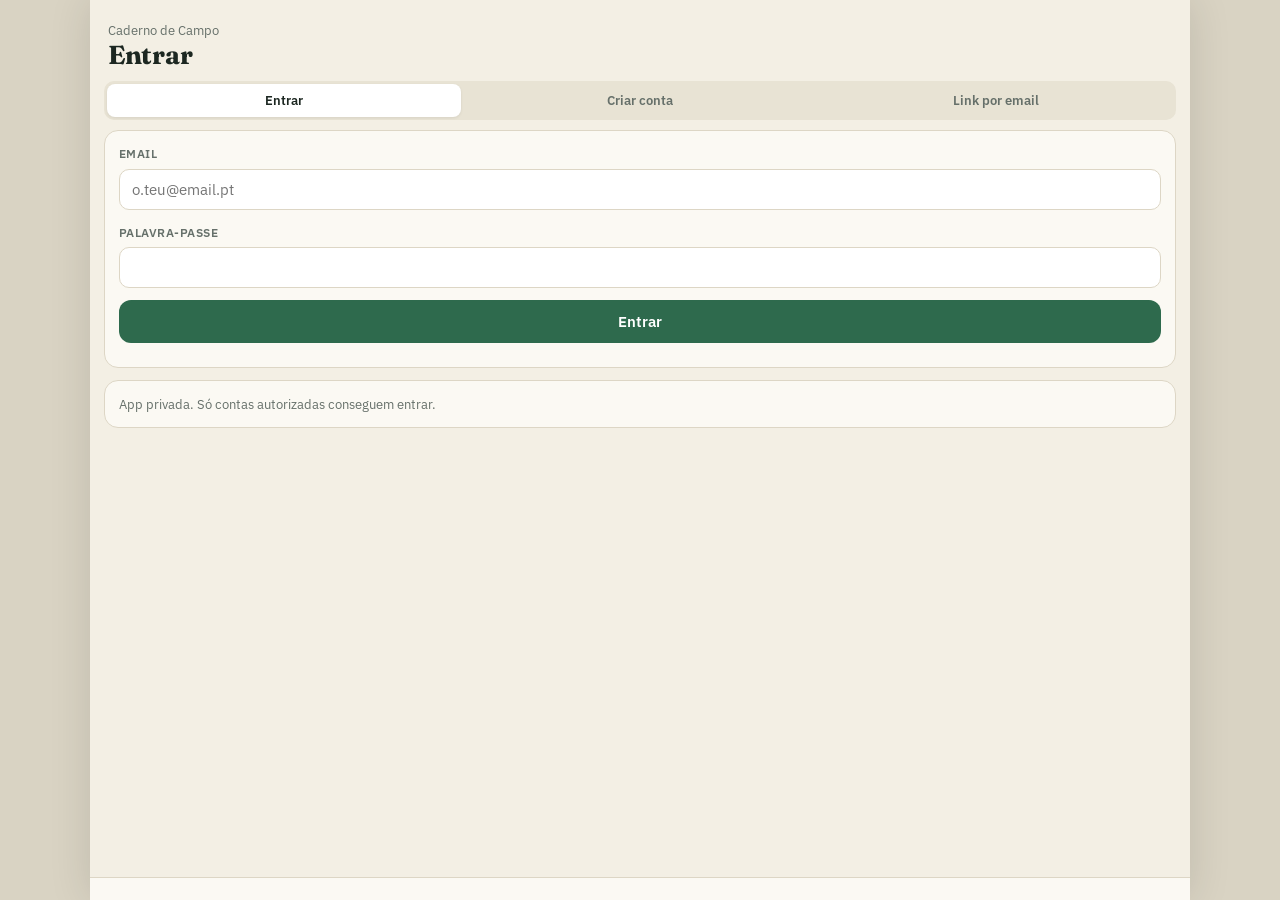
<file: index.html>
<!DOCTYPE html>
<html lang="pt-PT">
<head>
<meta charset="utf-8">
<meta name="viewport" content="width=device-width, initial-scale=1, viewport-fit=cover">
<title>Caderno de Campo — Aves</title>
<meta name="theme-color" content="#2e6a4d">
<link rel="manifest" href="manifest.json">
<link rel="icon" href="icons/icon-192.png">
<link rel="apple-touch-icon" href="icons/apple-touch-icon.png">
<meta name="apple-mobile-web-app-capable" content="yes">
<meta name="apple-mobile-web-app-status-bar-style" content="default">
<link href="https://fonts.googleapis.com/css2?family=Fraunces:opsz,wght@9..144,500;9..144,700&family=IBM+Plex+Sans:wght@400;500;600&family=IBM+Plex+Mono:wght@400;500&display=swap" rel="stylesheet">
<link rel="stylesheet" href="vendor/leaflet/leaflet.css">
<link rel="stylesheet" href="css/style.css?v=202611250840">
</head>
<body>
<div class="phone" style="padding-top:env(safe-area-inset-top)"><div id="app"></div></div>
<nav class="nav" id="nav" style="padding-bottom:max(14px,env(safe-area-inset-bottom))"></nav>
<div id="layer"></div>
<script src="vendor/supabase.js"></script>
<script src="vendor/leaflet/leaflet.js"></script>
<script src="vendor/lame.min.js"></script>
<script src="js/boot.js?v=202611250840"></script>
</body>
</html>
</file>
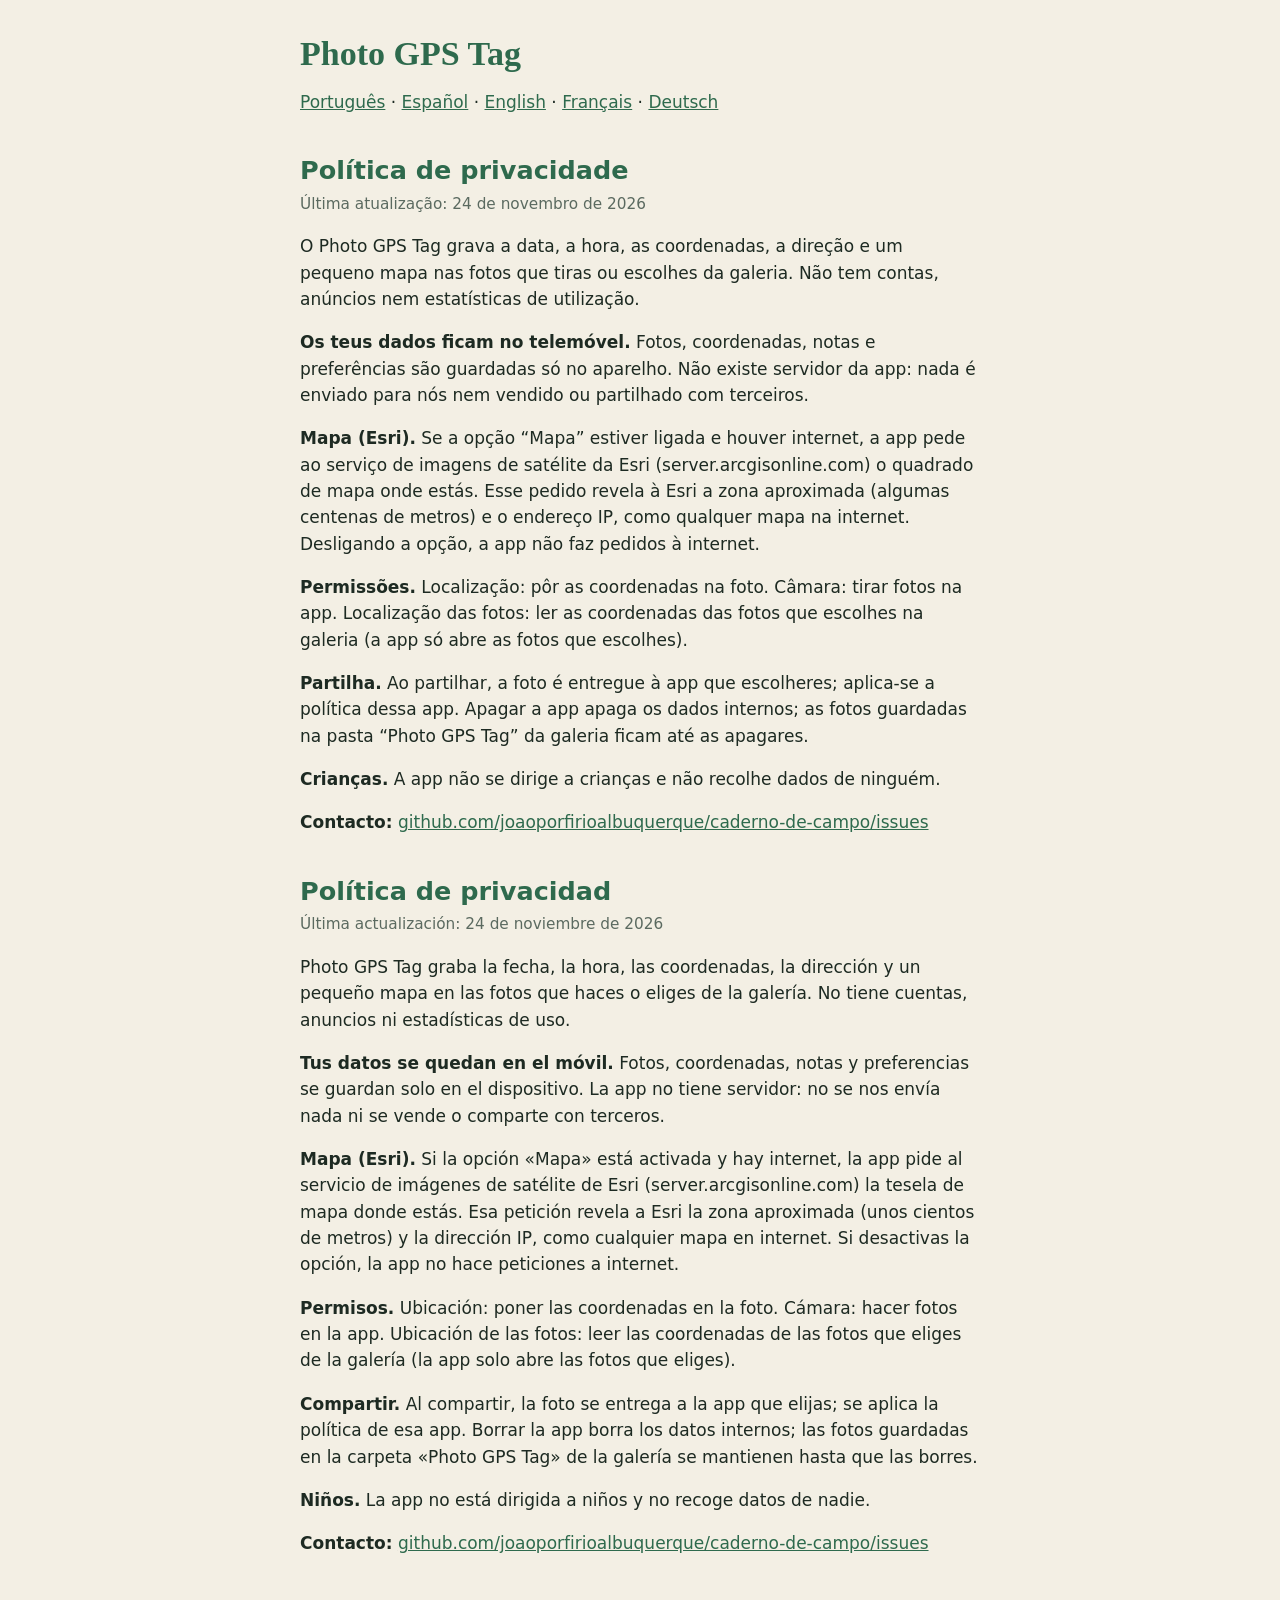
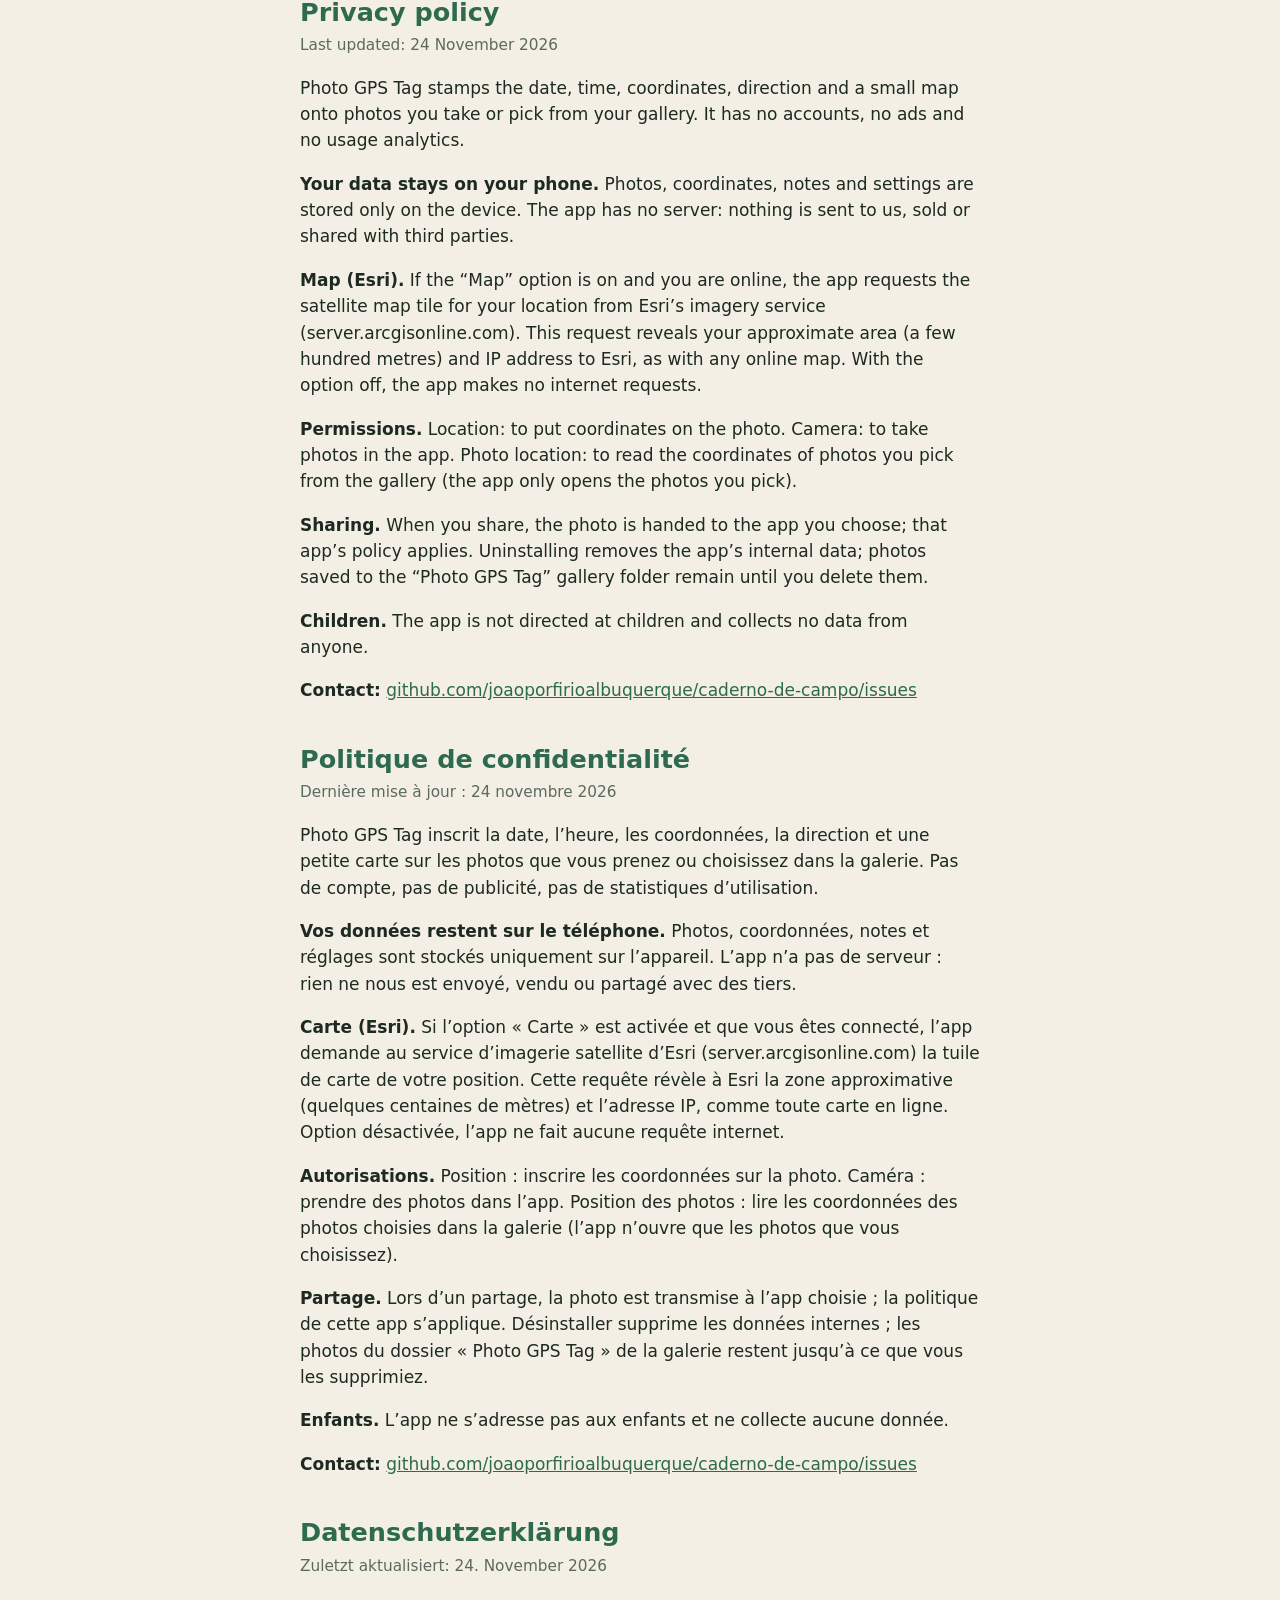
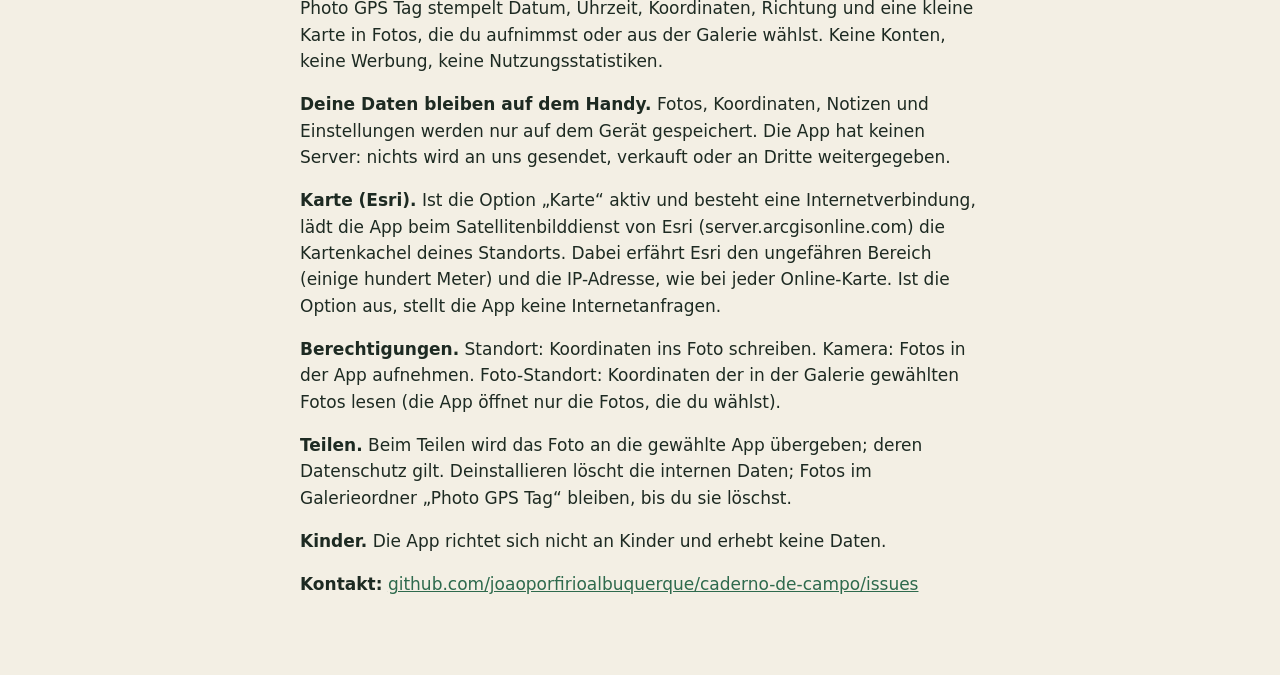
<file: privacy-photogpstag.html>
<!DOCTYPE html>
<html lang="en"><head><meta charset="utf-8"><meta name="viewport" content="width=device-width, initial-scale=1">
<title>Photo GPS Tag — Privacy</title>
<style>body{font:17px/1.55 system-ui,-apple-system,"Segoe UI",sans-serif;color:#1d2a22;background:#F3EFE4;margin:0}main{max-width:680px;margin:0 auto;padding:28px 20px 60px}h1{font-family:Georgia,serif;color:#2E6A4D;margin:0}h2{color:#2E6A4D;margin:36px 0 2px}.sub{color:#5b6a60;margin:0 0 12px;font-size:.9em}nav{margin:8px 0 0}a{color:#2E6A4D}</style></head>
<body><main><h1>Photo GPS Tag</h1><nav><a href="#pt">Português</a> · <a href="#es">Español</a> · <a href="#en">English</a> · <a href="#fr">Français</a> · <a href="#de">Deutsch</a></nav>
<section id="pt" lang="pt"><h2>Política de privacidade</h2><p class="sub">Última atualização: 24 de novembro de 2026</p><p>O Photo GPS Tag grava a data, a hora, as coordenadas, a direção e um pequeno mapa nas fotos que tiras ou escolhes da galeria. Não tem contas, anúncios nem estatísticas de utilização.</p><p><b>Os teus dados ficam no telemóvel.</b> Fotos, coordenadas, notas e preferências são guardadas só no aparelho. Não existe servidor da app: nada é enviado para nós nem vendido ou partilhado com terceiros.</p><p><b>Mapa (Esri).</b> Se a opção “Mapa” estiver ligada e houver internet, a app pede ao serviço de imagens de satélite da Esri (server.arcgisonline.com) o quadrado de mapa onde estás. Esse pedido revela à Esri a zona aproximada (algumas centenas de metros) e o endereço IP, como qualquer mapa na internet. Desligando a opção, a app não faz pedidos à internet.</p><p><b>Permissões.</b> Localização: pôr as coordenadas na foto. Câmara: tirar fotos na app. Localização das fotos: ler as coordenadas das fotos que escolhes na galeria (a app só abre as fotos que escolhes).</p><p><b>Partilha.</b> Ao partilhar, a foto é entregue à app que escolheres; aplica-se a política dessa app. Apagar a app apaga os dados internos; as fotos guardadas na pasta “Photo GPS Tag” da galeria ficam até as apagares.</p><p><b>Crianças.</b> A app não se dirige a crianças e não recolhe dados de ninguém.</p><p><b>Contacto:</b> <a href="https://github.com/joaoporfirioalbuquerque/caderno-de-campo/issues">github.com/joaoporfirioalbuquerque/caderno-de-campo/issues</a></p></section>
<section id="es" lang="es"><h2>Política de privacidad</h2><p class="sub">Última actualización: 24 de noviembre de 2026</p><p>Photo GPS Tag graba la fecha, la hora, las coordenadas, la dirección y un pequeño mapa en las fotos que haces o eliges de la galería. No tiene cuentas, anuncios ni estadísticas de uso.</p><p><b>Tus datos se quedan en el móvil.</b> Fotos, coordenadas, notas y preferencias se guardan solo en el dispositivo. La app no tiene servidor: no se nos envía nada ni se vende o comparte con terceros.</p><p><b>Mapa (Esri).</b> Si la opción «Mapa» está activada y hay internet, la app pide al servicio de imágenes de satélite de Esri (server.arcgisonline.com) la tesela de mapa donde estás. Esa petición revela a Esri la zona aproximada (unos cientos de metros) y la dirección IP, como cualquier mapa en internet. Si desactivas la opción, la app no hace peticiones a internet.</p><p><b>Permisos.</b> Ubicación: poner las coordenadas en la foto. Cámara: hacer fotos en la app. Ubicación de las fotos: leer las coordenadas de las fotos que eliges de la galería (la app solo abre las fotos que eliges).</p><p><b>Compartir.</b> Al compartir, la foto se entrega a la app que elijas; se aplica la política de esa app. Borrar la app borra los datos internos; las fotos guardadas en la carpeta «Photo GPS Tag» de la galería se mantienen hasta que las borres.</p><p><b>Niños.</b> La app no está dirigida a niños y no recoge datos de nadie.</p><p><b>Contacto:</b> <a href="https://github.com/joaoporfirioalbuquerque/caderno-de-campo/issues">github.com/joaoporfirioalbuquerque/caderno-de-campo/issues</a></p></section>
<section id="en" lang="en"><h2>Privacy policy</h2><p class="sub">Last updated: 24 November 2026</p><p>Photo GPS Tag stamps the date, time, coordinates, direction and a small map onto photos you take or pick from your gallery. It has no accounts, no ads and no usage analytics.</p><p><b>Your data stays on your phone.</b> Photos, coordinates, notes and settings are stored only on the device. The app has no server: nothing is sent to us, sold or shared with third parties.</p><p><b>Map (Esri).</b> If the “Map” option is on and you are online, the app requests the satellite map tile for your location from Esri’s imagery service (server.arcgisonline.com). This request reveals your approximate area (a few hundred metres) and IP address to Esri, as with any online map. With the option off, the app makes no internet requests.</p><p><b>Permissions.</b> Location: to put coordinates on the photo. Camera: to take photos in the app. Photo location: to read the coordinates of photos you pick from the gallery (the app only opens the photos you pick).</p><p><b>Sharing.</b> When you share, the photo is handed to the app you choose; that app’s policy applies. Uninstalling removes the app’s internal data; photos saved to the “Photo GPS Tag” gallery folder remain until you delete them.</p><p><b>Children.</b> The app is not directed at children and collects no data from anyone.</p><p><b>Contact:</b> <a href="https://github.com/joaoporfirioalbuquerque/caderno-de-campo/issues">github.com/joaoporfirioalbuquerque/caderno-de-campo/issues</a></p></section>
<section id="fr" lang="fr"><h2>Politique de confidentialité</h2><p class="sub">Dernière mise à jour : 24 novembre 2026</p><p>Photo GPS Tag inscrit la date, l’heure, les coordonnées, la direction et une petite carte sur les photos que vous prenez ou choisissez dans la galerie. Pas de compte, pas de publicité, pas de statistiques d’utilisation.</p><p><b>Vos données restent sur le téléphone.</b> Photos, coordonnées, notes et réglages sont stockés uniquement sur l’appareil. L’app n’a pas de serveur : rien ne nous est envoyé, vendu ou partagé avec des tiers.</p><p><b>Carte (Esri).</b> Si l’option « Carte » est activée et que vous êtes connecté, l’app demande au service d’imagerie satellite d’Esri (server.arcgisonline.com) la tuile de carte de votre position. Cette requête révèle à Esri la zone approximative (quelques centaines de mètres) et l’adresse IP, comme toute carte en ligne. Option désactivée, l’app ne fait aucune requête internet.</p><p><b>Autorisations.</b> Position : inscrire les coordonnées sur la photo. Caméra : prendre des photos dans l’app. Position des photos : lire les coordonnées des photos choisies dans la galerie (l’app n’ouvre que les photos que vous choisissez).</p><p><b>Partage.</b> Lors d’un partage, la photo est transmise à l’app choisie ; la politique de cette app s’applique. Désinstaller supprime les données internes ; les photos du dossier « Photo GPS Tag » de la galerie restent jusqu’à ce que vous les supprimiez.</p><p><b>Enfants.</b> L’app ne s’adresse pas aux enfants et ne collecte aucune donnée.</p><p><b>Contact:</b> <a href="https://github.com/joaoporfirioalbuquerque/caderno-de-campo/issues">github.com/joaoporfirioalbuquerque/caderno-de-campo/issues</a></p></section>
<section id="de" lang="de"><h2>Datenschutzerklärung</h2><p class="sub">Zuletzt aktualisiert: 24. November 2026</p><p>Photo GPS Tag stempelt Datum, Uhrzeit, Koordinaten, Richtung und eine kleine Karte in Fotos, die du aufnimmst oder aus der Galerie wählst. Keine Konten, keine Werbung, keine Nutzungsstatistiken.</p><p><b>Deine Daten bleiben auf dem Handy.</b> Fotos, Koordinaten, Notizen und Einstellungen werden nur auf dem Gerät gespeichert. Die App hat keinen Server: nichts wird an uns gesendet, verkauft oder an Dritte weitergegeben.</p><p><b>Karte (Esri).</b> Ist die Option „Karte“ aktiv und besteht eine Internetverbindung, lädt die App beim Satellitenbilddienst von Esri (server.arcgisonline.com) die Kartenkachel deines Standorts. Dabei erfährt Esri den ungefähren Bereich (einige hundert Meter) und die IP-Adresse, wie bei jeder Online-Karte. Ist die Option aus, stellt die App keine Internetanfragen.</p><p><b>Berechtigungen.</b> Standort: Koordinaten ins Foto schreiben. Kamera: Fotos in der App aufnehmen. Foto-Standort: Koordinaten der in der Galerie gewählten Fotos lesen (die App öffnet nur die Fotos, die du wählst).</p><p><b>Teilen.</b> Beim Teilen wird das Foto an die gewählte App übergeben; deren Datenschutz gilt. Deinstallieren löscht die internen Daten; Fotos im Galerieordner „Photo GPS Tag“ bleiben, bis du sie löschst.</p><p><b>Kinder.</b> Die App richtet sich nicht an Kinder und erhebt keine Daten.</p><p><b>Kontakt:</b> <a href="https://github.com/joaoporfirioalbuquerque/caderno-de-campo/issues">github.com/joaoporfirioalbuquerque/caderno-de-campo/issues</a></p></section>
</main></body></html>
</file>
<file: vendor/leaflet/leaflet.css>
/* required styles */

.leaflet-pane,
.leaflet-tile,
.leaflet-marker-icon,
.leaflet-marker-shadow,
.leaflet-tile-container,
.leaflet-pane > svg,
.leaflet-pane > canvas,
.leaflet-zoom-box,
.leaflet-image-layer,
.leaflet-layer {
	position: absolute;
	left: 0;
	top: 0;
	}
.leaflet-container {
	overflow: hidden;
	}
.leaflet-tile,
.leaflet-marker-icon,
.leaflet-marker-shadow {
	-webkit-user-select: none;
	   -moz-user-select: none;
	        user-select: none;
	  -webkit-user-drag: none;
	}
/* Prevents IE11 from highlighting tiles in blue */
.leaflet-tile::selection {
	background: transparent;
}
/* Safari renders non-retina tile on retina better with this, but Chrome is worse */
.leaflet-safari .leaflet-tile {
	image-rendering: -webkit-optimize-contrast;
	}
/* hack that prevents hw layers "stretching" when loading new tiles */
.leaflet-safari .leaflet-tile-container {
	width: 1600px;
	height: 1600px;
	-webkit-transform-origin: 0 0;
	}
.leaflet-marker-icon,
.leaflet-marker-shadow {
	display: block;
	}
/* .leaflet-container svg: reset svg max-width decleration shipped in Joomla! (joomla.org) 3.x */
/* .leaflet-container img: map is broken in FF if you have max-width: 100% on tiles */
.leaflet-container .leaflet-overlay-pane svg {
	max-width: none !important;
	max-height: none !important;
	}
.leaflet-container .leaflet-marker-pane img,
.leaflet-container .leaflet-shadow-pane img,
.leaflet-container .leaflet-tile-pane img,
.leaflet-container img.leaflet-image-layer,
.leaflet-container .leaflet-tile {
	max-width: none !important;
	max-height: none !important;
	width: auto;
	padding: 0;
	}

.leaflet-container img.leaflet-tile {
	/* See: https://bugs.chromium.org/p/chromium/issues/detail?id=600120 */
	mix-blend-mode: plus-lighter;
}

.leaflet-container.leaflet-touch-zoom {
	-ms-touch-action: pan-x pan-y;
	touch-action: pan-x pan-y;
	}
.leaflet-container.leaflet-touch-drag {
	-ms-touch-action: pinch-zoom;
	/* Fallback for FF which doesn't support pinch-zoom */
	touch-action: none;
	touch-action: pinch-zoom;
}
.leaflet-container.leaflet-touch-drag.leaflet-touch-zoom {
	-ms-touch-action: none;
	touch-action: none;
}
.leaflet-container {
	-webkit-tap-highlight-color: transparent;
}
.leaflet-container a {
	-webkit-tap-highlight-color: rgba(51, 181, 229, 0.4);
}
.leaflet-tile {
	filter: inherit;
	visibility: hidden;
	}
.leaflet-tile-loaded {
	visibility: inherit;
	}
.leaflet-zoom-box {
	width: 0;
	height: 0;
	-moz-box-sizing: border-box;
	     box-sizing: border-box;
	z-index: 800;
	}
/* workaround for https://bugzilla.mozilla.org/show_bug.cgi?id=888319 */
.leaflet-overlay-pane svg {
	-moz-user-select: none;
	}

.leaflet-pane         { z-index: 400; }

.leaflet-tile-pane    { z-index: 200; }
.leaflet-overlay-pane { z-index: 400; }
.leaflet-shadow-pane  { z-index: 500; }
.leaflet-marker-pane  { z-index: 600; }
.leaflet-tooltip-pane   { z-index: 650; }
.leaflet-popup-pane   { z-index: 700; }

.leaflet-map-pane canvas { z-index: 100; }
.leaflet-map-pane svg    { z-index: 200; }

.leaflet-vml-shape {
	width: 1px;
	height: 1px;
	}
.lvml {
	behavior: url(#default#VML);
	display: inline-block;
	position: absolute;
	}


/* control positioning */

.leaflet-control {
	position: relative;
	z-index: 800;
	pointer-events: visiblePainted; /* IE 9-10 doesn't have auto */
	pointer-events: auto;
	}
.leaflet-top,
.leaflet-bottom {
	position: absolute;
	z-index: 1000;
	pointer-events: none;
	}
.leaflet-top {
	top: 0;
	}
.leaflet-right {
	right: 0;
	}
.leaflet-bottom {
	bottom: 0;
	}
.leaflet-left {
	left: 0;
	}
.leaflet-control {
	float: left;
	clear: both;
	}
.leaflet-right .leaflet-control {
	float: right;
	}
.leaflet-top .leaflet-control {
	margin-top: 10px;
	}
.leaflet-bottom .leaflet-control {
	margin-bottom: 10px;
	}
.leaflet-left .leaflet-control {
	margin-left: 10px;
	}
.leaflet-right .leaflet-control {
	margin-right: 10px;
	}


/* zoom and fade animations */

.leaflet-fade-anim .leaflet-popup {
	opacity: 0;
	-webkit-transition: opacity 0.2s linear;
	   -moz-transition: opacity 0.2s linear;
	        transition: opacity 0.2s linear;
	}
.leaflet-fade-anim .leaflet-map-pane .leaflet-popup {
	opacity: 1;
	}
.leaflet-zoom-animated {
	-webkit-transform-origin: 0 0;
	    -ms-transform-origin: 0 0;
	        transform-origin: 0 0;
	}
svg.leaflet-zoom-animated {
	will-change: transform;
}

.leaflet-zoom-anim .leaflet-zoom-animated {
	-webkit-transition: -webkit-transform 0.25s cubic-bezier(0,0,0.25,1);
	   -moz-transition:    -moz-transform 0.25s cubic-bezier(0,0,0.25,1);
	        transition:         transform 0.25s cubic-bezier(0,0,0.25,1);
	}
.leaflet-zoom-anim .leaflet-tile,
.leaflet-pan-anim .leaflet-tile {
	-webkit-transition: none;
	   -moz-transition: none;
	        transition: none;
	}

.leaflet-zoom-anim .leaflet-zoom-hide {
	visibility: hidden;
	}


/* cursors */

.leaflet-interactive {
	cursor: pointer;
	}
.leaflet-grab {
	cursor: -webkit-grab;
	cursor:    -moz-grab;
	cursor:         grab;
	}
.leaflet-crosshair,
.leaflet-crosshair .leaflet-interactive {
	cursor: crosshair;
	}
.leaflet-popup-pane,
.leaflet-control {
	cursor: auto;
	}
.leaflet-dragging .leaflet-grab,
.leaflet-dragging .leaflet-grab .leaflet-interactive,
.leaflet-dragging .leaflet-marker-draggable {
	cursor: move;
	cursor: -webkit-grabbing;
	cursor:    -moz-grabbing;
	cursor:         grabbing;
	}

/* marker & overlays interactivity */
.leaflet-marker-icon,
.leaflet-marker-shadow,
.leaflet-image-layer,
.leaflet-pane > svg path,
.leaflet-tile-container {
	pointer-events: none;
	}

.leaflet-marker-icon.leaflet-interactive,
.leaflet-image-layer.leaflet-interactive,
.leaflet-pane > svg path.leaflet-interactive,
svg.leaflet-image-layer.leaflet-interactive path {
	pointer-events: visiblePainted; /* IE 9-10 doesn't have auto */
	pointer-events: auto;
	}

/* visual tweaks */

.leaflet-container {
	background: #ddd;
	outline-offset: 1px;
	}
.leaflet-container a {
	color: #0078A8;
	}
.leaflet-zoom-box {
	border: 2px dotted #38f;
	background: rgba(255,255,255,0.5);
	}


/* general typography */
.leaflet-container {
	font-family: "Helvetica Neue", Arial, Helvetica, sans-serif;
	font-size: 12px;
	font-size: 0.75rem;
	line-height: 1.5;
	}


/* general toolbar styles */

.leaflet-bar {
	box-shadow: 0 1px 5px rgba(0,0,0,0.65);
	border-radius: 4px;
	}
.leaflet-bar a {
	background-color: #fff;
	border-bottom: 1px solid #ccc;
	width: 26px;
	height: 26px;
	line-height: 26px;
	display: block;
	text-align: center;
	text-decoration: none;
	color: black;
	}
.leaflet-bar a,
.leaflet-control-layers-toggle {
	background-position: 50% 50%;
	background-repeat: no-repeat;
	display: block;
	}
.leaflet-bar a:hover,
.leaflet-bar a:focus {
	background-color: #f4f4f4;
	}
.leaflet-bar a:first-child {
	border-top-left-radius: 4px;
	border-top-right-radius: 4px;
	}
.leaflet-bar a:last-child {
	border-bottom-left-radius: 4px;
	border-bottom-right-radius: 4px;
	border-bottom: none;
	}
.leaflet-bar a.leaflet-disabled {
	cursor: default;
	background-color: #f4f4f4;
	color: #bbb;
	}

.leaflet-touch .leaflet-bar a {
	width: 30px;
	height: 30px;
	line-height: 30px;
	}
.leaflet-touch .leaflet-bar a:first-child {
	border-top-left-radius: 2px;
	border-top-right-radius: 2px;
	}
.leaflet-touch .leaflet-bar a:last-child {
	border-bottom-left-radius: 2px;
	border-bottom-right-radius: 2px;
	}

/* zoom control */

.leaflet-control-zoom-in,
.leaflet-control-zoom-out {
	font: bold 18px 'Lucida Console', Monaco, monospace;
	text-indent: 1px;
	}

.leaflet-touch .leaflet-control-zoom-in, .leaflet-touch .leaflet-control-zoom-out  {
	font-size: 22px;
	}


/* layers control */

.leaflet-control-layers {
	box-shadow: 0 1px 5px rgba(0,0,0,0.4);
	background: #fff;
	border-radius: 5px;
	}
.leaflet-control-layers-toggle {
	background-image: url(images/layers.png);
	width: 36px;
	height: 36px;
	}
.leaflet-retina .leaflet-control-layers-toggle {
	background-image: url(images/layers-2x.png);
	background-size: 26px 26px;
	}
.leaflet-touch .leaflet-control-layers-toggle {
	width: 44px;
	height: 44px;
	}
.leaflet-control-layers .leaflet-control-layers-list,
.leaflet-control-layers-expanded .leaflet-control-layers-toggle {
	display: none;
	}
.leaflet-control-layers-expanded .leaflet-control-layers-list {
	display: block;
	position: relative;
	}
.leaflet-control-layers-expanded {
	padding: 6px 10px 6px 6px;
	color: #333;
	background: #fff;
	}
.leaflet-control-layers-scrollbar {
	overflow-y: scroll;
	overflow-x: hidden;
	padding-right: 5px;
	}
.leaflet-control-layers-selector {
	margin-top: 2px;
	position: relative;
	top: 1px;
	}
.leaflet-control-layers label {
	display: block;
	font-size: 13px;
	font-size: 1.08333em;
	}
.leaflet-control-layers-separator {
	height: 0;
	border-top: 1px solid #ddd;
	margin: 5px -10px 5px -6px;
	}

/* Default icon URLs */
.leaflet-default-icon-path { /* used only in path-guessing heuristic, see L.Icon.Default */
	background-image: url(images/marker-icon.png);
	}


/* attribution and scale controls */

.leaflet-container .leaflet-control-attribution {
	background: #fff;
	background: rgba(255, 255, 255, 0.8);
	margin: 0;
	}
.leaflet-control-attribution,
.leaflet-control-scale-line {
	padding: 0 5px;
	color: #333;
	line-height: 1.4;
	}
.leaflet-control-attribution a {
	text-decoration: none;
	}
.leaflet-control-attribution a:hover,
.leaflet-control-attribution a:focus {
	text-decoration: underline;
	}
.leaflet-attribution-flag {
	display: inline !important;
	vertical-align: baseline !important;
	width: 1em;
	height: 0.6669em;
	}
.leaflet-left .leaflet-control-scale {
	margin-left: 5px;
	}
.leaflet-bottom .leaflet-control-scale {
	margin-bottom: 5px;
	}
.leaflet-control-scale-line {
	border: 2px solid #777;
	border-top: none;
	line-height: 1.1;
	padding: 2px 5px 1px;
	white-space: nowrap;
	-moz-box-sizing: border-box;
	     box-sizing: border-box;
	background: rgba(255, 255, 255, 0.8);
	text-shadow: 1px 1px #fff;
	}
.leaflet-control-scale-line:not(:first-child) {
	border-top: 2px solid #777;
	border-bottom: none;
	margin-top: -2px;
	}
.leaflet-control-scale-line:not(:first-child):not(:last-child) {
	border-bottom: 2px solid #777;
	}

.leaflet-touch .leaflet-control-attribution,
.leaflet-touch .leaflet-control-layers,
.leaflet-touch .leaflet-bar {
	box-shadow: none;
	}
.leaflet-touch .leaflet-control-layers,
.leaflet-touch .leaflet-bar {
	border: 2px solid rgba(0,0,0,0.2);
	background-clip: padding-box;
	}


/* popup */

.leaflet-popup {
	position: absolute;
	text-align: center;
	margin-bottom: 20px;
	}
.leaflet-popup-content-wrapper {
	padding: 1px;
	text-align: left;
	border-radius: 12px;
	}
.leaflet-popup-content {
	margin: 13px 24px 13px 20px;
	line-height: 1.3;
	font-size: 13px;
	font-size: 1.08333em;
	min-height: 1px;
	}
.leaflet-popup-content p {
	margin: 17px 0;
	margin: 1.3em 0;
	}
.leaflet-popup-tip-container {
	width: 40px;
	height: 20px;
	position: absolute;
	left: 50%;
	margin-top: -1px;
	margin-left: -20px;
	overflow: hidden;
	pointer-events: none;
	}
.leaflet-popup-tip {
	width: 17px;
	height: 17px;
	padding: 1px;

	margin: -10px auto 0;
	pointer-events: auto;

	-webkit-transform: rotate(45deg);
	   -moz-transform: rotate(45deg);
	    -ms-transform: rotate(45deg);
	        transform: rotate(45deg);
	}
.leaflet-popup-content-wrapper,
.leaflet-popup-tip {
	background: white;
	color: #333;
	box-shadow: 0 3px 14px rgba(0,0,0,0.4);
	}
.leaflet-container a.leaflet-popup-close-button {
	position: absolute;
	top: 0;
	right: 0;
	border: none;
	text-align: center;
	width: 24px;
	height: 24px;
	font: 16px/24px Tahoma, Verdana, sans-serif;
	color: #757575;
	text-decoration: none;
	background: transparent;
	}
.leaflet-container a.leaflet-popup-close-button:hover,
.leaflet-container a.leaflet-popup-close-button:focus {
	color: #585858;
	}
.leaflet-popup-scrolled {
	overflow: auto;
	}

.leaflet-oldie .leaflet-popup-content-wrapper {
	-ms-zoom: 1;
	}
.leaflet-oldie .leaflet-popup-tip {
	width: 24px;
	margin: 0 auto;

	-ms-filter: "progid:DXImageTransform.Microsoft.Matrix(M11=0.70710678, M12=0.70710678, M21=-0.70710678, M22=0.70710678)";
	filter: progid:DXImageTransform.Microsoft.Matrix(M11=0.70710678, M12=0.70710678, M21=-0.70710678, M22=0.70710678);
	}

.leaflet-oldie .leaflet-control-zoom,
.leaflet-oldie .leaflet-control-layers,
.leaflet-oldie .leaflet-popup-content-wrapper,
.leaflet-oldie .leaflet-popup-tip {
	border: 1px solid #999;
	}


/* div icon */

.leaflet-div-icon {
	background: #fff;
	border: 1px solid #666;
	}


/* Tooltip */
/* Base styles for the element that has a tooltip */
.leaflet-tooltip {
	position: absolute;
	padding: 6px;
	background-color: #fff;
	border: 1px solid #fff;
	border-radius: 3px;
	color: #222;
	white-space: nowrap;
	-webkit-user-select: none;
	-moz-user-select: none;
	-ms-user-select: none;
	user-select: none;
	pointer-events: none;
	box-shadow: 0 1px 3px rgba(0,0,0,0.4);
	}
.leaflet-tooltip.leaflet-interactive {
	cursor: pointer;
	pointer-events: auto;
	}
.leaflet-tooltip-top:before,
.leaflet-tooltip-bottom:before,
.leaflet-tooltip-left:before,
.leaflet-tooltip-right:before {
	position: absolute;
	pointer-events: none;
	border: 6px solid transparent;
	background: transparent;
	content: "";
	}

/* Directions */

.leaflet-tooltip-bottom {
	margin-top: 6px;
}
.leaflet-tooltip-top {
	margin-top: -6px;
}
.leaflet-tooltip-bottom:before,
.leaflet-tooltip-top:before {
	left: 50%;
	margin-left: -6px;
	}
.leaflet-tooltip-top:before {
	bottom: 0;
	margin-bottom: -12px;
	border-top-color: #fff;
	}
.leaflet-tooltip-bottom:before {
	top: 0;
	margin-top: -12px;
	margin-left: -6px;
	border-bottom-color: #fff;
	}
.leaflet-tooltip-left {
	margin-left: -6px;
}
.leaflet-tooltip-right {
	margin-left: 6px;
}
.leaflet-tooltip-left:before,
.leaflet-tooltip-right:before {
	top: 50%;
	margin-top: -6px;
	}
.leaflet-tooltip-left:before {
	right: 0;
	margin-right: -12px;
	border-left-color: #fff;
	}
.leaflet-tooltip-right:before {
	left: 0;
	margin-left: -12px;
	border-right-color: #fff;
	}

/* Printing */

@media print {
	/* Prevent printers from removing background-images of controls. */
	.leaflet-control {
		-webkit-print-color-adjust: exact;
		print-color-adjust: exact;
		}
	}
</file>
<file: css/style.css>
:root{--soft:#ebe6d8;--seg:#e8e3d4;--field:#fff;--best:var(--moss);--paper:#f3efe4;--card:#fbf9f3;--ink:#1c2721;--muted:#66706a;--line:#ddd6c5;--moss:#2e6a4d;--moss-2:#e1ece4;--rust:#c2552a;--rust-2:#f6e3d8;--sky:#2f5f8a;--sky-2:#e0eaf3;--gold:#9a7412;--gold-2:#f5ecd0;--r:14px}
*{box-sizing:border-box;margin:0;padding:0}
html,body{background:#d9d3c3}
body{font-family:'IBM Plex Sans',system-ui,sans-serif;color:var(--ink);font-size:15px;line-height:1.45;-webkit-font-smoothing:antialiased}
.phone{max-width:430px;min-height:100vh;margin:0 auto;background:var(--paper);position:relative;padding-bottom:88px;box-shadow:0 0 40px rgba(0,0,0,.12)}
h1,h2,h3{font-family:'Fraunces',serif;font-weight:700;letter-spacing:-.01em}
a{color:var(--sky)}
.mono{font-family:'IBM Plex Mono',monospace;font-size:12px}
.top{padding:22px 18px 12px;display:flex;align-items:flex-end;justify-content:space-between;gap:10px}
.top h1{font-size:26px;line-height:1.1}
.top .sub{color:var(--muted);font-size:13px}
.wrap{padding:0 14px}
.card{background:var(--card);border:1px solid var(--line);border-radius:var(--r);padding:14px;margin-bottom:12px}
.btn{appearance:none;border:0;border-radius:12px;padding:12px 16px;font:600 15px 'IBM Plex Sans';cursor:pointer;background:var(--moss);color:#fff;display:inline-flex;align-items:center;gap:8px;justify-content:center;text-decoration:none}
.btn.ghost{background:transparent;color:var(--moss);border:1.5px solid var(--moss)}
.btn.rust{background:var(--rust)}
.btn.sm{padding:7px 11px;font-size:13px;border-radius:9px}
.btn.block{width:100%}
.row{display:flex;gap:10px;align-items:center}
.between{justify-content:space-between}
.grid2{display:grid;grid-template-columns:1fr 1fr;gap:10px}
.grid3{display:grid;grid-template-columns:1fr 1fr 1fr;gap:8px}
.stat{background:var(--card);border:1px solid var(--line);border-radius:12px;padding:10px 12px}
.stat b{display:block;font:700 21px 'Fraunces',serif}
.stat span{font-size:12px;color:var(--muted)}
.tag{display:inline-block;font-size:11.5px;padding:2px 8px;border-radius:99px;background:var(--moss-2);color:var(--moss);font-weight:600;margin:2px 4px 2px 0;white-space:nowrap}
.tag.rust{background:var(--rust-2);color:var(--rust)}
.tag.sky{background:var(--sky-2);color:var(--sky)}
.tag.gold{background:var(--gold-2);color:var(--gold)}
.tag.grey{background:var(--soft);color:var(--muted)}
.muted{color:var(--muted)}
.small{font-size:12.5px}
label.f{display:block;font-size:12px;font-weight:600;color:var(--muted);text-transform:uppercase;letter-spacing:.04em;margin:14px 0 6px}
input,select,textarea{width:100%;font:15px 'IBM Plex Sans';padding:10px 12px;border:1.5px solid var(--line);border-radius:10px;background:var(--field);color:var(--ink)}
input:focus,select:focus,textarea:focus{outline:none;border-color:var(--moss)}
.chips{display:flex;flex-wrap:wrap;gap:6px}
.chip{border:1.5px solid var(--line);background:var(--field);color:var(--ink);border-radius:99px;padding:6px 11px;font-size:13px;cursor:pointer;user-select:none}
.chip.on{background:var(--moss);border-color:var(--moss);color:#fff}
.nav{position:fixed;bottom:0;left:50%;transform:translateX(-50%);width:100%;max-width:430px;background:var(--card);border-top:1px solid var(--line);display:flex;justify-content:space-around;padding:8px 4px 14px;z-index:1500}
.nav button{background:none;border:0;display:flex;flex-direction:column;align-items:center;gap:2px;font:500 11px 'IBM Plex Sans';color:var(--muted);cursor:pointer;padding:4px 10px}
.nav button svg{width:23px;height:23px}
.nav button.on{color:var(--moss)}
.live{background:var(--ink);color:#f3efe4;border-radius:var(--r);padding:14px;margin-bottom:12px}
.live .t{font:500 30px 'IBM Plex Mono',monospace}
.pill{background:#ffffff1a;border-radius:8px;padding:5px 8px;font-size:12px;white-space:nowrap}
.dot{width:9px;height:9px;border-radius:50%;background:#e2563a;display:inline-block;animation:p 1.4s infinite}
@keyframes p{50%{opacity:.25}}
.obs{display:flex;gap:12px;align-items:center;padding:10px 0;border-bottom:1px dashed var(--line)}
.obs:last-child{border-bottom:0}
.cnt{min-width:42px;height:42px;border-radius:11px;background:var(--rust-2);color:var(--rust);font:700 18px 'Fraunces',serif;display:flex;align-items:center;justify-content:center;padding:0 6px}
.plus1{width:42px;height:42px;border-radius:11px;border:1.5px solid var(--moss);background:var(--field);color:var(--moss);font:700 15px 'IBM Plex Sans';cursor:pointer;flex:none}
.obs .n{font-weight:600}
.obs .s{font-style:italic;color:var(--muted);font-size:13px}
.sheet-bg{position:fixed;inset:0;background:rgba(20,28,24,.45);z-index:2000;display:flex;align-items:flex-end;justify-content:center}
.sheet{background:var(--paper);width:100%;max-width:430px;max-height:93vh;overflow:auto;border-radius:20px 20px 0 0;padding:16px 16px 28px;animation:up .22s ease-out}
@keyframes up{from{transform:translateY(40px);opacity:0}}
.sheet .grab{width:42px;height:5px;background:var(--line);border-radius:9px;margin:0 auto 12px}
.sp-item{display:flex;align-items:center;gap:12px;padding:9px 10px;border-radius:12px;cursor:pointer}
.sp-item:hover{background:var(--moss-2)}
.sp-item.sel{background:var(--moss-2);outline:1.5px solid var(--moss)}
.bird{border-radius:12px;display:flex;align-items:center;justify-content:center;flex:none}
.stepper{display:flex;align-items:center;gap:8px}
.stepper button{width:44px;height:44px;border-radius:12px;border:1.5px solid var(--line);background:var(--field);color:var(--ink);font:600 22px 'IBM Plex Sans';cursor:pointer}
.stepper input{text-align:center;font:700 22px 'Fraunces',serif;width:84px}
.pheno{display:grid;grid-template-columns:repeat(12,1fr);gap:3px;margin-top:8px}
.pheno div{height:30px;border-radius:4px;background:var(--soft)}
.pheno-l{display:grid;grid-template-columns:repeat(12,1fr);gap:3px;font-size:10px;color:var(--muted);text-align:center;margin-top:3px}
.strata{display:flex;flex-direction:column;gap:4px}
.strata div{display:flex;align-items:center;gap:8px;font-size:13px}
.strata i{height:10px;border-radius:5px;background:var(--moss);display:block}
.kv{display:grid;grid-template-columns:auto 1fr;gap:5px 12px;font-size:13.5px}
.kv dt{color:var(--muted)}
.map{width:100%;border-radius:12px;background:#e9ecdf;border:1px solid var(--line);display:block;touch-action:manipulation}
.empty{text-align:center;padding:30px 10px;color:var(--muted)}
.toast{z-index:3000!important;position:fixed;left:50%;bottom:96px;transform:translateX(-50%);background:var(--ink);color:#fff;padding:10px 16px;border-radius:10px;font-size:14px;z-index:60;animation:up .2s;max-width:90vw}
.banner{background:#fff6dd;border:1px solid #ecd9a0;color:#6b5412;border-radius:10px;padding:8px 10px;font-size:12.5px;margin-bottom:10px}
.seg{display:flex;background:var(--seg);border-radius:10px;padding:3px;gap:2px}
.seg button{flex:1;border:0;background:none;padding:8px 4px;border-radius:8px;font:600 13px 'IBM Plex Sans';color:var(--muted);cursor:pointer}
.seg button.on{background:var(--field);color:var(--ink);box-shadow:0 1px 3px rgba(0,0,0,.08)}
pre.sql{background:var(--ink);color:#d8e6dc;padding:12px;border-radius:12px;font:11.5px/1.5 'IBM Plex Mono',monospace;overflow:auto;white-space:pre}
.h-sec{font:600 12px 'IBM Plex Sans';text-transform:uppercase;letter-spacing:.06em;color:var(--muted);margin:18px 2px 8px}
.famh{font:600 11px 'IBM Plex Sans';text-transform:uppercase;letter-spacing:.06em;color:var(--muted);padding:10px 10px 2px}
details.more{margin-top:12px;border-top:1px solid var(--line);padding-top:4px}
details.more summary{cursor:pointer;font-weight:600;color:var(--moss);padding:8px 0;list-style:none}
details.more summary::-webkit-details-marker{display:none}
.wx{display:grid;grid-template-columns:repeat(3,1fr);gap:6px}
.wx div{background:var(--field);border:1px solid var(--line);border-radius:10px;padding:7px 8px;font-size:12px;color:var(--muted)}
.wx b{display:block;color:var(--ink);font-size:15px}
.months{display:flex;gap:4px;overflow-x:auto;padding-bottom:4px}
.months button{flex:none;border:1.5px solid var(--line);background:var(--field);border-radius:8px;padding:5px 9px;font:600 12px 'IBM Plex Sans';cursor:pointer;color:var(--muted)}
.months button.on{background:var(--ink);border-color:var(--ink);color:#fff}
.best{background:var(--best);color:#fff;border-radius:var(--r);padding:14px;margin-bottom:12px}
.best h3{font-size:17px;margin-bottom:4px}
.links a{display:inline-block;margin:4px 10px 0 0;font-size:13.5px;font-weight:600}
.leaflet-container{font:12px "IBM Plex Sans",sans-serif}
#lmap,.lmap-iso{isolation:isolate;position:relative;z-index:0}
.sheet-bg.sheet-top{align-items:flex-start}
.sheet.sheet-top{align-items:stretch;width:100vw;max-width:430px;border-radius:0 0 20px 20px;height:100vh;height:100dvh;max-height:100dvh;padding-top:calc(12px + env(safe-area-inset-top));animation:down .18s ease-out;display:flex;flex-direction:column;overflow:hidden}
.sheet.sheet-top .pick-head{flex:none}
.sheet.sheet-top #plist{flex:1;overflow-y:auto;-webkit-overflow-scrolling:touch;padding-bottom:40vh}
@keyframes down{from{transform:translateY(-30px);opacity:0}}
.tools{display:grid;grid-template-columns:repeat(4,1fr);gap:8px;margin-bottom:12px}
.tools button{background:var(--card);border:1px solid var(--line);border-radius:12px;padding:10px 4px;font:600 12px 'IBM Plex Sans';color:var(--ink);cursor:pointer;display:flex;flex-direction:column;align-items:center;gap:4px}
.tools button span{font-size:20px}
.qc{display:grid;grid-template-columns:repeat(2,1fr);gap:8px}
.qcb{position:relative;background:var(--card);border:1.5px solid var(--line);border-radius:14px;padding:14px 10px 10px;min-height:88px;cursor:pointer;user-select:none;-webkit-user-select:none;display:flex;flex-direction:column;justify-content:flex-end}
.qcb:active{background:var(--moss-2)}
.qcn{position:absolute;top:8px;left:10px;font:700 24px Fraunces,serif;color:var(--rust)}
.qct{font-weight:600;font-size:14px;line-height:1.2}
.qcm{position:absolute;top:6px;right:6px;width:32px;height:32px;border-radius:9px;border:1px solid var(--line);background:var(--field);font:700 18px 'IBM Plex Sans';color:var(--muted);cursor:pointer}
.qcb.pop{animation:pop .25s}
@keyframes pop{50%{transform:scale(.95);background:var(--moss-2)}}
input[type=range]{padding:0;border:0;background:none;accent-color:var(--moss)}
body.dark{--soft:#26302b;--seg:#1e2923;--field:#1e2923;--paper:#0f1512;--card:#17201b;--ink:#e3ece6;--muted:#9aa89f;--line:#2b3731;--moss:#4f9c76;--moss-2:#1d3328;--rust:#e0774b;--rust-2:#3b2218;--sky:#79a9d6;--sky-2:#18293a;--gold:#d6ae4a;--gold-2:#33290f}
body.dark,body.dark html{background:#0a0f0c}
body.dark input,body.dark select,body.dark textarea,body.dark .chip,body.dark .stepper button,body.dark .wx div,body.dark .qcm,body.dark .plus1,body.dark .months button{background:#1e2923;color:var(--ink);border-color:var(--line)}
body.dark .seg{background:#1e2923}body.dark .seg button.on{background:#2b3a32;color:var(--ink)}
body.dark .banner{background:#2f2a16;border-color:#5a4d1e;color:#e8d79a}
body.dark .live{background:#08100c}
.auchip{display:inline-flex;align-items:center;gap:0}
.auchip .btn{border-top-right-radius:0;border-bottom-right-radius:0}
.auchip .aux{height:31px;width:28px;border:1.5px solid var(--moss);border-left:0;border-radius:0 9px 9px 0;background:transparent;color:var(--rust);font-weight:700;cursor:pointer}
/* modo escuro: estados selecionados e botões legíveis */
body.dark .chip.on{background:var(--moss);border-color:var(--moss);color:#fff}
body.dark .btn{color:#fff}
body.dark .btn.ghost{color:#8fd3ae;border-color:#4f9c76;background:transparent}
body.dark .btn.sm.ghost{color:#8fd3ae}
body.dark .card,body.dark .stat,body.dark .tools button,body.dark .qcb{color:var(--ink)}
body.dark .tag{background:#23382d;color:#9fe0bf}
body.dark .tag.rust{background:#3b2218;color:#f3a483}
body.dark .tag.sky{background:#18293a;color:#9cc6ee}
body.dark .tag.gold{background:#33290f;color:#e9c768}
body.dark .tag.grey{background:#26302b;color:#b5c2ba}
body.dark .sp-item:hover{background:#1d3328}
body.dark .sheet{background:var(--paper)}
body.dark .grab{background:#3a4a41}
body.dark a{color:#8cbcf0}
body.dark .famh,body.dark .h-sec,body.dark label.f{color:#a7b5ad}
body.dark .map{background:#1a231e;border-color:var(--line)}
body.dark .pheno div{background:#26302b}
.grab-zone{margin:-16px -16px 6px;padding:12px 0 14px;cursor:grab;touch-action:none}
.grab-zone .grab{width:48px;height:6px;margin:0 auto}

/* tabelas, álbum, retrospetiva, ecrã grande */
.atab{width:100%;border-collapse:collapse;font-size:13px}.atab th{text-align:left;font-weight:600;color:var(--muted);padding:6px;border-bottom:1px solid var(--line);white-space:nowrap}.atab td{padding:5px 6px;border-bottom:1px dashed var(--line);vertical-align:middle}
.albg{display:grid;grid-template-columns:repeat(auto-fill,minmax(110px,1fr));gap:8px}.albc{cursor:pointer;background:var(--card,#fff);border-radius:10px;overflow:hidden;border:1px solid var(--line)}.albc img{width:100%;aspect-ratio:1;object-fit:cover;display:block;background:#ebe6d8}.albc div{display:flex;justify-content:space-between;align-items:center;padding:5px 7px;font-size:12px;gap:4px}.albc b{white-space:nowrap;overflow:hidden;text-overflow:ellipsis}
.retg{display:grid;grid-template-columns:1fr 1fr;gap:8px;margin-bottom:12px}.retc{border-radius:14px;padding:16px;color:#fff}.retc b{display:block;font:700 40px Fraunces,Georgia,serif;line-height:1}.retc span{font-size:13px;opacity:.9}
body.dark .albc{background:#1d2622}
@media (min-width:900px){.phone{max-width:1100px!important}.wrap{max-width:1100px;margin:0 auto}.wrap.wide{max-width:1300px}.tools{grid-template-columns:repeat(6,1fr)!important}.sheet{max-width:720px}.nav{max-width:1100px}}

body.simple .adv{display:none!important}

.chip.on .muted{color:inherit;opacity:.8}
/* ===== Estilos escolhíveis (Dados → Aparência). A = estilo original ===== */
body.th-B:not(.dark){--soft:#efe9dc;--seg:#efe9dc;--field:#fff;--paper:#fffdf8;--card:#fffdf8;--ink:#1a1a1a;--muted:#7a746a;--line:#e8e2d6;--moss:#8b2e1f;--moss-2:#f4e6dc;--rust:#8b2e1f;--rust-2:#f4e6dc;--r:3px;background:#efe9dc}
body.th-B{font-family:'Source Serif 4',Georgia,serif}
body.th-B h1,body.th-B h2,body.th-B h3,body.th-B .cnt,body.th-B .stat b{font-family:'Playfair Display',Georgia,serif;font-weight:800}
body.th-B .card{border-width:0 0 1px;border-radius:0;background:transparent}
body.th-B .btn{border-radius:2px;font-family:Inter,system-ui;text-transform:uppercase;letter-spacing:.06em;font-size:13px}
body.th-B .tag{font-style:italic;background:transparent;padding:0 3px}
body.th-B .top h1{font-size:30px}
body.th-C{--soft:#223029;--seg:#141c18;--field:#1e2923;--best:#163323;--moss:#4ade80;--moss-2:#163323;--paper:#0e1411;--card:#18211c;--line:#26332b;--r:18px;font-family:Inter,system-ui}
body.th-C h1,body.th-C h2,body.th-C h3{font-family:Inter,system-ui;font-weight:800;letter-spacing:-.02em}
body.th-C .btn{color:#05230f;border-radius:16px;font-family:Inter;font-weight:800}
body.th-C .btn.ghost,body.th-C .btn.sm.ghost{color:#4ade80;border-color:#2c5a3f}
body.th-C .card{border:0}
body.th-C .tag{background:#163323;color:#4ade80;border-radius:999px}
body.th-C .chip.on{background:#4ade80;border-color:#4ade80;color:#05230f}
body.th-D:not(.dark){--soft:#e6ebf0;--seg:#e2e8f0;--field:#fff;--paper:#f4f6f8;--card:#fff;--ink:#0f172a;--muted:#64748b;--line:#e2e8f0;--moss:#0f766e;--moss-2:#ccfbf1;--rust:#e11d48;--rust-2:#ffe4e6;--r:16px;background:#e8ecf0}
body.th-D,body.th-D .btn{font-family:Inter,system-ui}
body.th-D h1,body.th-D h2,body.th-D h3{font-family:Inter,system-ui;font-weight:800;letter-spacing:-.025em}
body.th-D .card{border:0;box-shadow:0 1px 2px rgba(15,23,42,.06),0 4px 14px rgba(15,23,42,.05)}
body.th-D .btn:not(.ghost){background:linear-gradient(135deg,var(--moss),#14b8a6);box-shadow:0 6px 16px #14b8a630}
body.th-D .btn.rust{background:var(--rust)}
body.th-E:not(.dark){--soft:#d8d3c0;--seg:#d9d4c2;--field:#f7f5ec;--paper:#e7e3d4;--card:#f2efe3;--ink:#23261c;--muted:#6d6f5c;--line:#b9b49c;--moss:#4b5320;--moss-2:#d8d9b8;--rust:#b4471c;--rust-2:#f0d9cc;--r:3px;background:#d9d4c2}
body.th-E:not(.dark) .phone{background-image:repeating-linear-gradient(0deg,transparent 0 23px,#00000008 23px 24px),repeating-linear-gradient(90deg,transparent 0 23px,#00000008 23px 24px)}
body.th-E{font-family:'Space Grotesk',system-ui}
body.th-E h1,body.th-E h2,body.th-E h3,body.th-E .btn,body.th-E .cnt,body.th-E .stat b,body.th-E .tag{font-family:'JetBrains Mono',monospace;text-transform:uppercase;letter-spacing:.02em}
body.th-E .card{border:1.5px solid var(--ink);position:relative}
body.th-E .card::before{content:"";position:absolute;top:-1.5px;left:12px;width:26px;height:3px;background:var(--rust)}
body.th-E .btn:not(.ghost):not(.rust){background:var(--ink)}
body.th-E .top h1{font-size:21px}
body.th-F:not(.dark){--soft:#f6ead8;--seg:#f6ead8;--field:#fff;--paper:#fff7ec;--card:#fff;--ink:#2b2118;--muted:#8a7a6a;--line:#f1e4d1;--moss:#ff7a45;--moss-2:#ffe6d9;--rust:#e0533a;--sky:#2f7fd0;--r:22px;background:#f6ead8}
body.th-F,body.th-F .btn,body.th-F h1,body.th-F h2,body.th-F h3{font-family:Nunito,system-ui;font-weight:800}
body.th-F h1,body.th-F h2{font-weight:900}
body.th-F .card{border:0;box-shadow:0 4px 0 var(--line)}
body.th-F .btn{border-radius:999px}
body.th-F .btn:not(.ghost){box-shadow:0 4px 0 rgba(0,0,0,.15)}
body.th-F .tag,body.th-F .chip{border-radius:999px}
/* telemóvel: sem zoom automático ao escrever (iOS) e alvos maiores */
@media (pointer:coarse){input:not([type=checkbox]):not([type=radio]):not([type=range]),select,textarea{font-size:16px}.stepper input:not([type=checkbox]):not([type=radio]):not([type=range]){font-size:22px}.chip{padding:8px 13px}.sp-item{padding:11px 10px}}
.obs-sbar{position:sticky;bottom:-28px;margin:12px -16px -28px;padding:10px 16px calc(12px + env(safe-area-inset-bottom));background:var(--paper);box-shadow:0 -8px 14px -10px rgba(0,0,0,.35);z-index:5}
.obs-sbar .btn{width:100%;padding:15px}
.pk1.on{background:var(--moss);color:#fff}

/* fenologia e seletores a seguir o estilo da app */
.ph1{background:rgba(46,106,77,.47)!important;background:color-mix(in srgb,var(--moss) 45%,var(--soft))!important}
.ph2{background:rgba(46,106,77,.74)!important;background:color-mix(in srgb,var(--moss) 72%,var(--soft))!important}
.ph3{background:var(--moss)!important}
.phm{outline:2px solid var(--rust);outline-offset:-1px}
body.th-C .best,body.th-C .best *{color:#e8f5ec}
body.th-B .seg button.on,body.th-E .seg button.on{box-shadow:inset 0 -2px 0 var(--moss)}
body.th-E .albc,body.th-B .albc{border:1px solid var(--line)}
</file>
